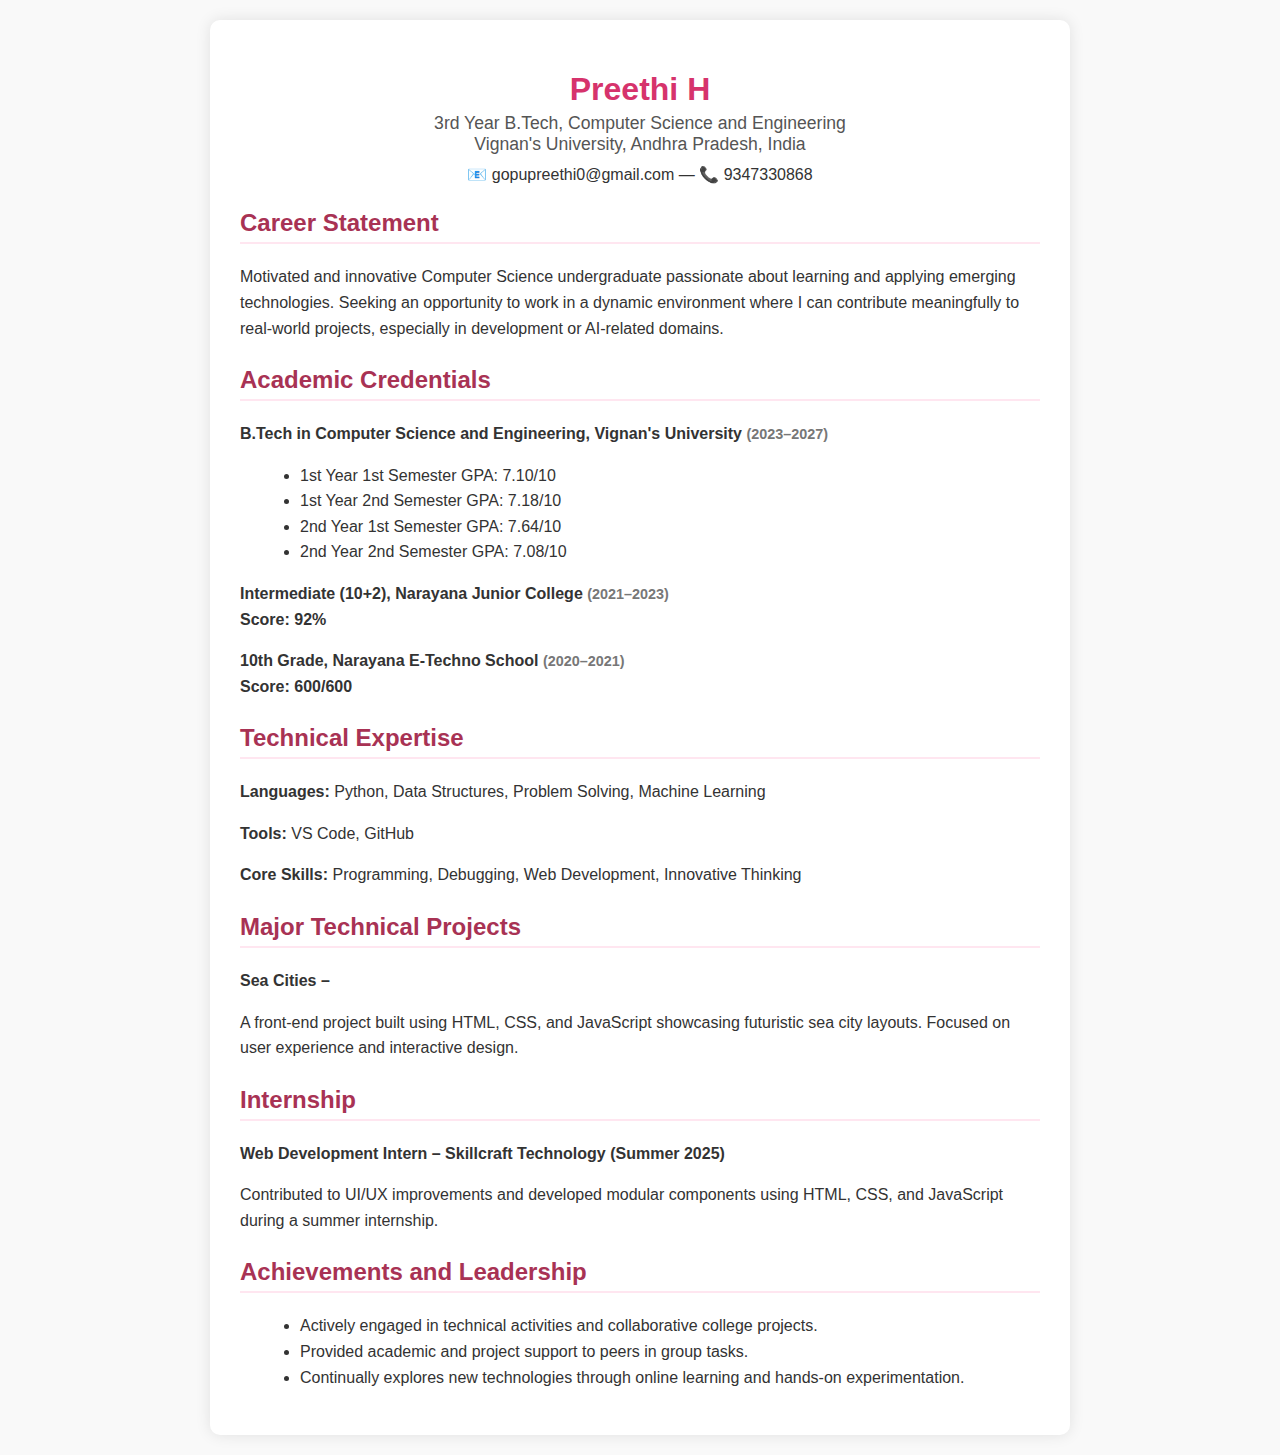
<file: resume.html>
<!DOCTYPE html>
<html lang="en">
<head>
  <meta charset="UTF-8">
  <title>Preethi H - Resume</title>
  <link rel="stylesheet" href="style.css">
</head>
<body>
  <div class="container">
    <h1>Preethi H</h1>
    <div class="sub-header">
      3rd Year B.Tech, Computer Science and Engineering<br>
      Vignan's University, Andhra Pradesh, India
    </div>
    <div class="contact">
      📧 gopupreethi0@gmail.com — 📞 9347330868
    </div>

    <h2>Career Statement</h2>
    <p>Motivated and innovative Computer Science undergraduate passionate about learning and applying emerging technologies. Seeking an opportunity to work in a dynamic environment where I can contribute meaningfully to real-world projects, especially in development or AI-related domains.</p>

    <h2>Academic Credentials</h2>
    <p class="bold">B.Tech in Computer Science and Engineering, Vignan's University <span class="small">(2023–2027)</span></p>
    <ul>
      <li>1st Year 1st Semester GPA: 7.10/10</li>
      <li>1st Year 2nd Semester GPA: 7.18/10</li>
      <li>2nd Year 1st Semester GPA: 7.64/10</li>
      <li>2nd Year 2nd Semester GPA: 7.08/10</li>
    </ul>
    <p class="bold">Intermediate (10+2), Narayana Junior College <span class="small">(2021–2023)</span><br>Score: 92%</p>
    <p class="bold">10th Grade, Narayana E-Techno School <span class="small">(2020–2021)</span><br>Score: 600/600</p>

    <h2>Technical Expertise</h2>
    <p><span class="bold">Languages:</span> Python, Data Structures, Problem Solving, Machine Learning</p>
    <p><span class="bold">Tools:</span> VS Code, GitHub</p>
    <p><span class="bold">Core Skills:</span> Programming, Debugging, Web Development, Innovative Thinking</p>

    <h2>Major Technical Projects</h2>
    <p class="bold">Sea Cities –</p>
    <p>A front-end project built using HTML, CSS, and JavaScript showcasing futuristic sea city layouts. Focused on user experience and interactive design.</p>

    <h2>Internship</h2>
    <p class="bold">Web Development Intern – Skillcraft Technology (Summer 2025)</p>
    <p>Contributed to UI/UX improvements and developed modular components using HTML, CSS, and JavaScript during a summer internship.</p>

    <h2>Achievements and Leadership</h2>
    <ul>
      <li>Actively engaged in technical activities and collaborative college projects.</li>
      <li>Provided academic and project support to peers in group tasks.</li>
      <li>Continually explores new technologies through online learning and hands-on experimentation.</li>
    </ul>
  </div>
</body>
</html>
</file>
<file: style.css>
body {
  font-family: 'Segoe UI', Tahoma, Geneva, Verdana, sans-serif;
  background-color: #f9f9f9;
  color: #333;
  margin: 0;
  padding: 20px;
}

.container {
  max-width: 800px;
  margin: auto;
  background-color: #ffffff;
  padding: 30px;
  border-radius: 10px;
  box-shadow: 0 0 15px rgba(0, 0, 0, 0.1);
}

.profile-wrapper {
  display: flex;
  justify-content: center;
  align-items: center;
  margin-bottom: 15px;
}

.profile-pic {
  width: 130px;
  height: 130px;
  border-radius: 50%;
  object-fit: cover;
  border: 3px solid #d6336c;
  box-shadow: 0 4px 8px rgba(0, 0, 0, 0.15);
}

h1 {
  text-align: center;
  color: #d6336c;
  font-size: 2rem;
  margin-bottom: 5px;
}

.sub-header {
  text-align: center;
  font-size: 1.1rem;
  color: #555;
  margin-bottom: 10px;
}

.contact {
  text-align: center;
  font-size: 1rem;
  margin-bottom: 25px;
  color: #333;
}

h2 {
  color: #a83254;
  border-bottom: 2px solid #ffe6f0;
  padding-bottom: 5px;
  margin-top: 25px;
}

p {
  line-height: 1.6;
  margin-bottom: 10px;
}

ul {
  margin-left: 20px;
  margin-bottom: 15px;
}

ul li {
  line-height: 1.6;
}

.bold {
  font-weight: bold;
}

.small {
  font-size: 0.9rem;
  color: #777;
}
</file>
